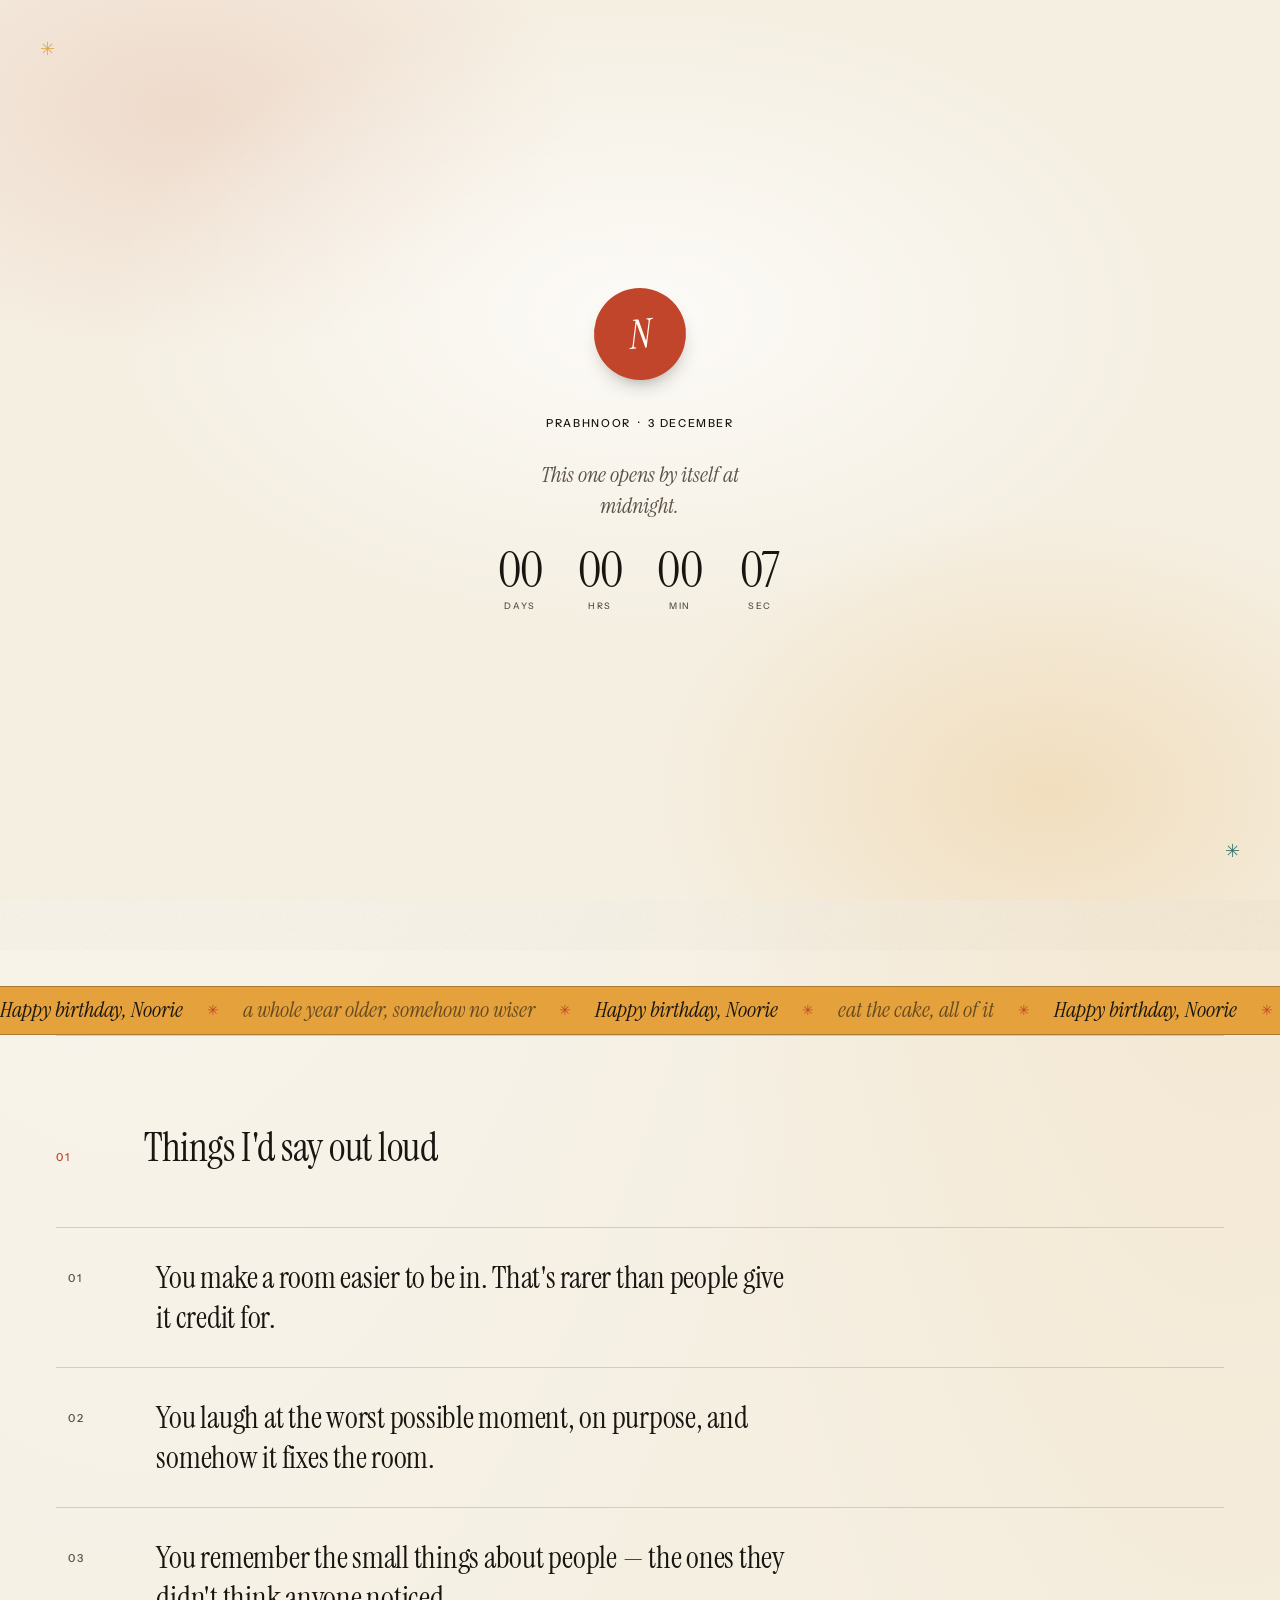
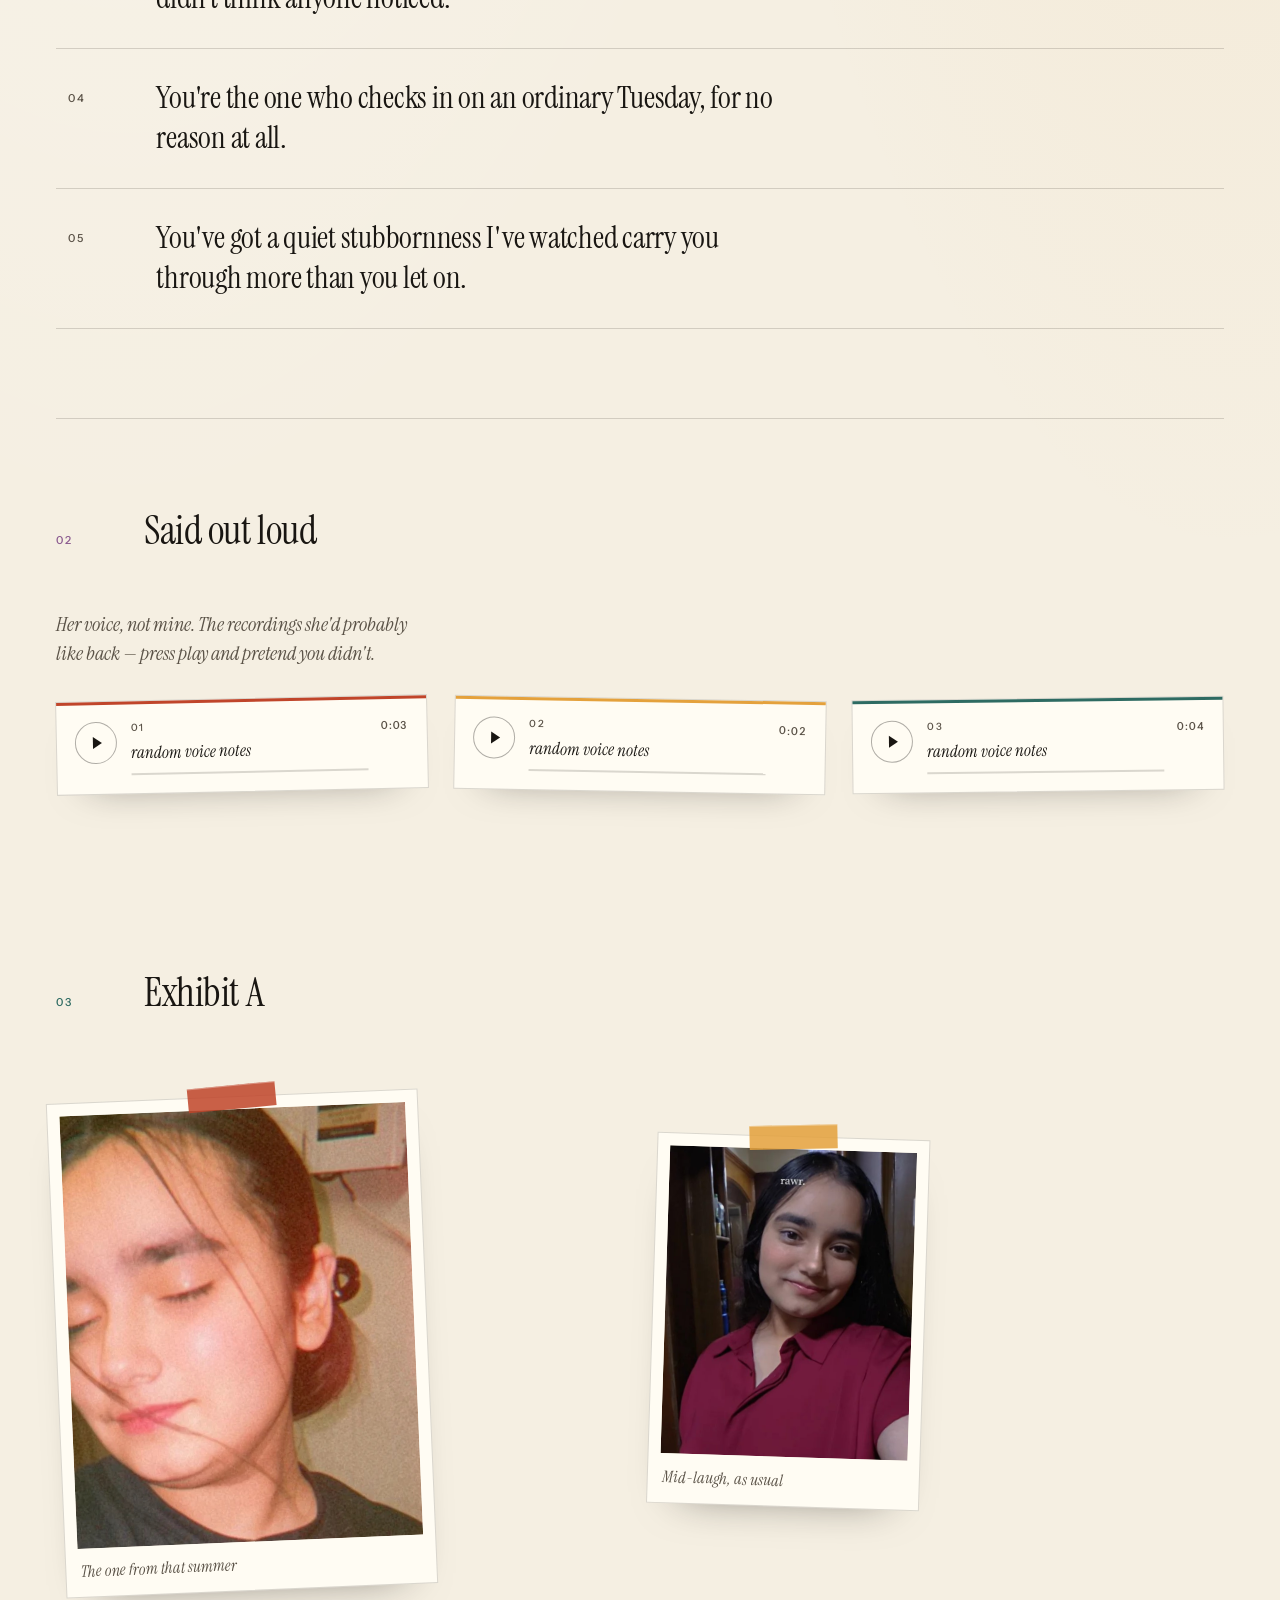
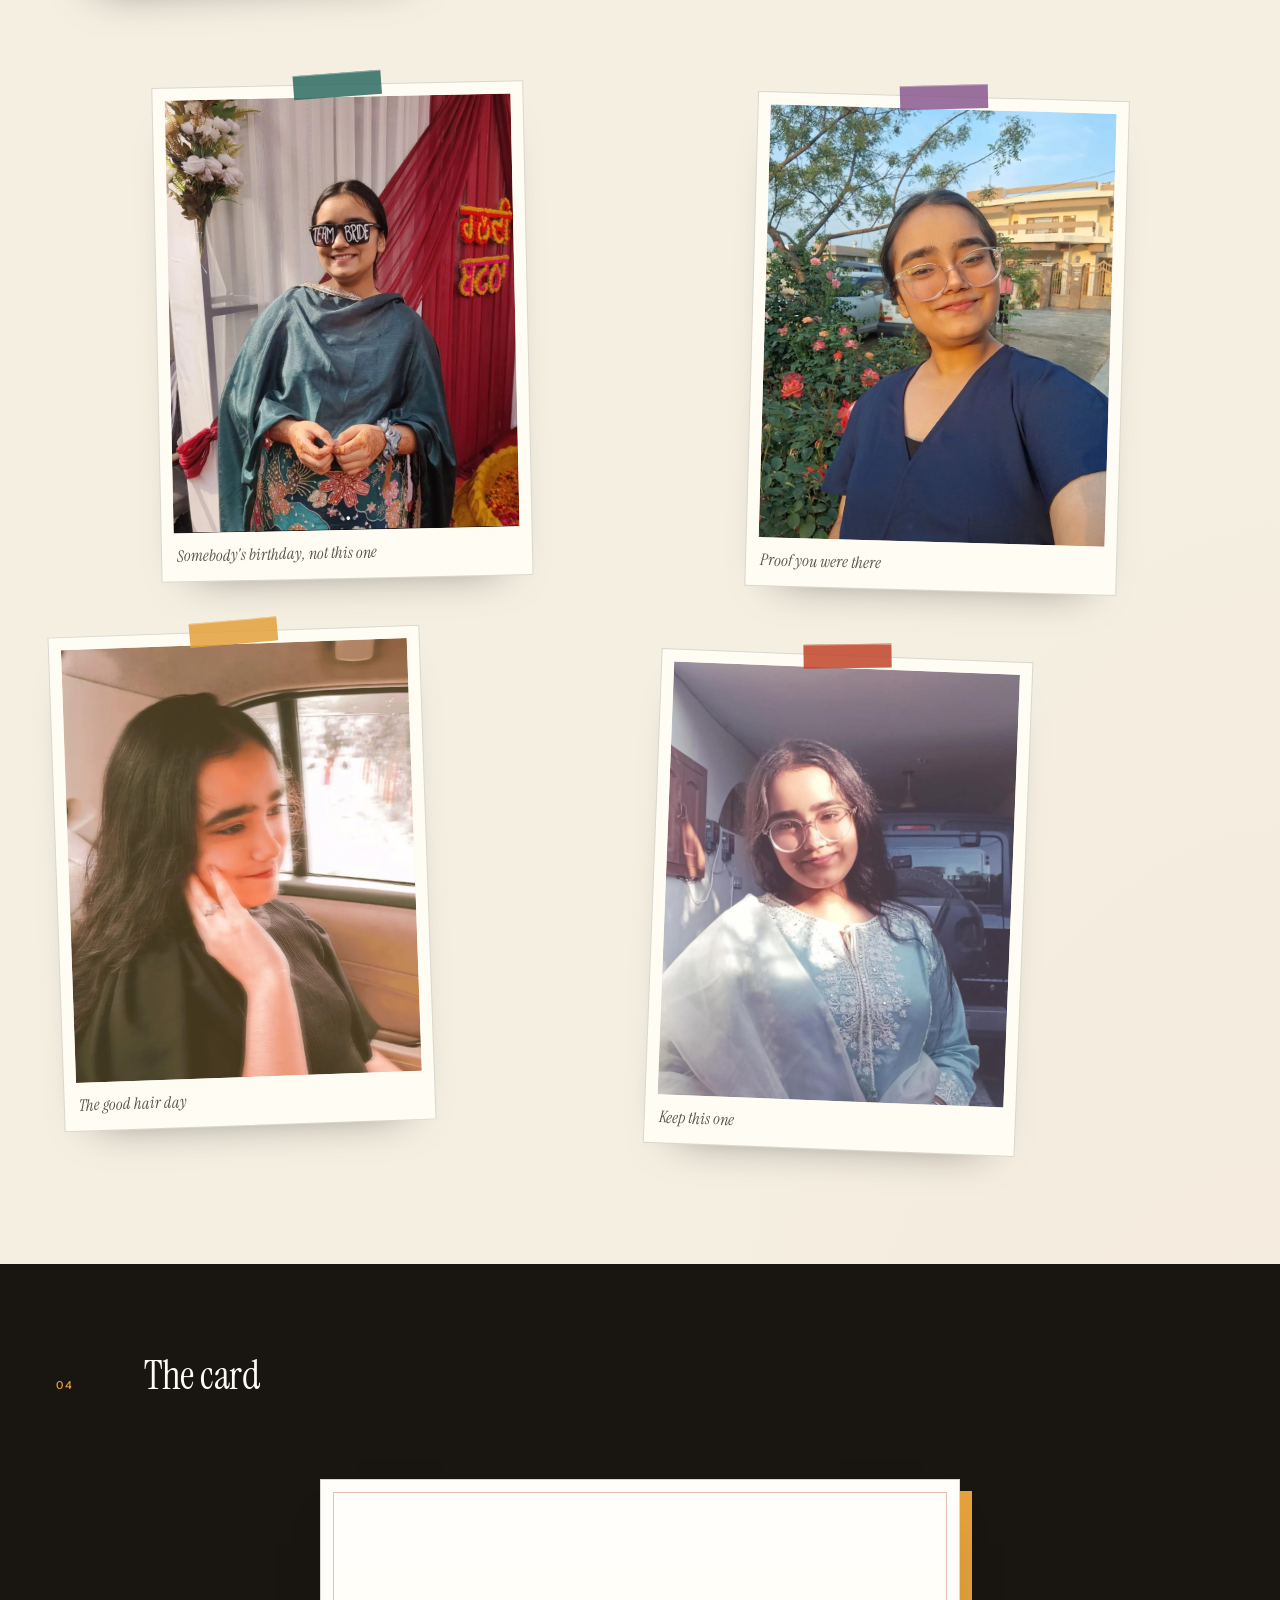
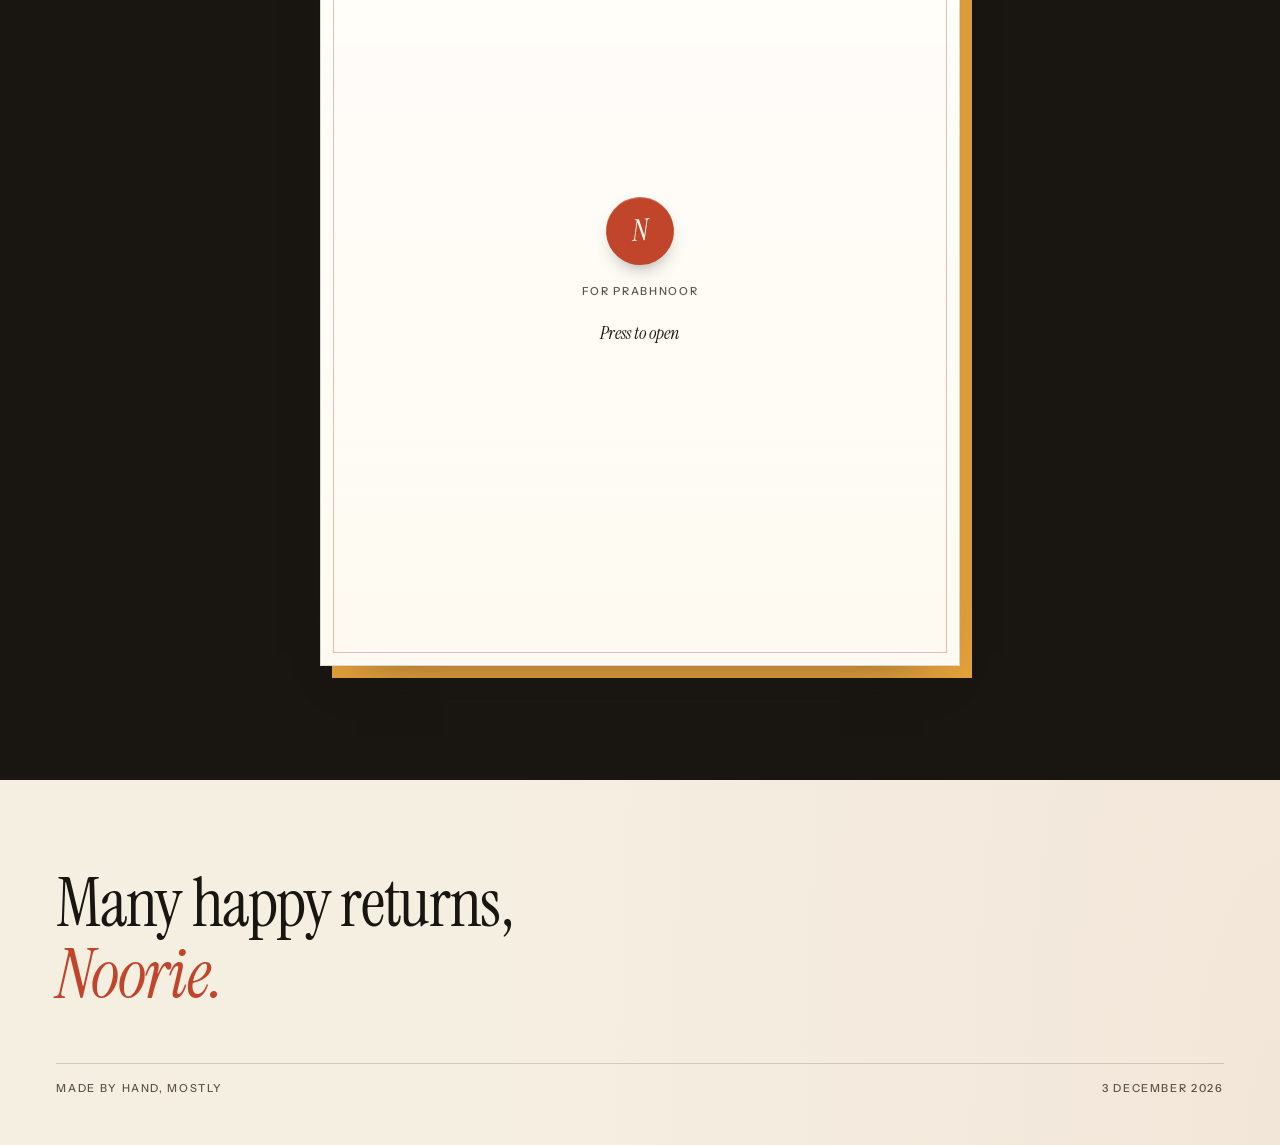
<file: craft/index.html>
<!doctype html>
<html lang="en">
<head>
<meta charset="utf-8">
<meta name="viewport" content="width=device-width, initial-scale=1">
<title>Happy birthday, Noorie.</title>
<meta name="description" content="A small birthday thing for Prabhnoor.">
<meta name="theme-color" content="#F5EFE2">
<link rel="icon" href="favicon.svg" type="image/svg+xml">
<link rel="preconnect" href="https://fonts.googleapis.com">
<link rel="preconnect" href="https://fonts.gstatic.com" crossorigin>
<link href="https://fonts.googleapis.com/css2?family=Instrument+Serif:ital@0;1&family=Instrument+Sans:wght@400;500;600&display=swap" rel="stylesheet">
<link rel="stylesheet" href="styles.css">
<script>document.documentElement.className += ' js gated';</script>
</head>
<body>

<!--
  The opening curtain. Until midnight on 3 December it is a countdown and
  nothing else — no button to press. The moment the clock runs out (or she
  opens the page late) her video plays by itself, full screen.
  Drop the film in as assets/her.mp4 (H.264, plays on every phone).
  No film there? The page just opens.
-->
<div class="gate" data-gate>
  <div class="gate__inner" data-gate-wait>
    <span class="gate__seal" aria-hidden="true">N</span>
    <p class="label gate__label">Prabhnoor &nbsp;·&nbsp; 3 December</p>
    <p class="gate__lede">This one opens by itself at midnight.</p>
    <div class="countdown">
      <span class="countdown__cell"><b class="countdown__num" data-cd="d">00</b><span class="label countdown__unit">days</span></span>
      <span class="countdown__cell"><b class="countdown__num" data-cd="h">00</b><span class="label countdown__unit">hrs</span></span>
      <span class="countdown__cell"><b class="countdown__num" data-cd="m">00</b><span class="label countdown__unit">min</span></span>
      <span class="countdown__cell"><b class="countdown__num" data-cd="s">00</b><span class="label countdown__unit">sec</span></span>
    </div>
  </div>

  <div class="gate__film" data-gate-film hidden>
    <video class="film__video" data-film data-src="assets/her.mp4" playsinline preload="none"></video>
    <button class="film__sound" type="button" data-film-sound hidden>Tap for sound</button>
  </div>

  <span class="gate__corner gate__corner--a" aria-hidden="true">✳</span>
  <span class="gate__corner gate__corner--b" aria-hidden="true">✳</span>
</div>

<div class="grain" aria-hidden="true"></div>

<header class="masthead">
  <span class="label">Birthday Edition</span>
  <span class="label">3 December 2026</span>
</header>

<main>

  <section class="hero">
    <div class="hero__eyebrow">
      <span class="label">For the record</span>
      <span class="hero__rule" aria-hidden="true"></span>
      <span class="hero__mark" aria-hidden="true">✳</span>
    </div>

    <h1 class="hero__title">
      <span class="hero__line">Happy</span>
      <span class="hero__line hero__line--italic">birthday,</span>
      <span class="hero__line">Noorie.</span>
    </h1>

    <div class="hero__aside">
      <p>You don't need a website. But it's your birthday, the internet is free, and I had a Sunday. Take it as a card that didn't fit in an envelope.</p>
      <p class="label label--muted">Prabhnoor &nbsp;·&nbsp; 3 December 2026</p>
    </div>

    <div class="hero__foot" aria-hidden="true">
      <span class="hero__foot-line"></span>
      <span class="label">Scroll</span>
    </div>
  </section>

  <div class="ticker bleed" aria-hidden="true">
    <div class="ticker__track">
      <span class="ticker__group">
        <em>Happy birthday, Noorie</em><b>✳</b>
        <em class="ticker__alt">a whole year older, somehow no wiser</em><b>✳</b>
        <em>Happy birthday, Noorie</em><b>✳</b>
        <em class="ticker__alt">eat the cake, all of it</em><b>✳</b>
      </span>
      <span class="ticker__group">
        <em>Happy birthday, Noorie</em><b>✳</b>
        <em class="ticker__alt">a whole year older, somehow no wiser</em><b>✳</b>
        <em>Happy birthday, Noorie</em><b>✳</b>
        <em class="ticker__alt">eat the cake, all of it</em><b>✳</b>
      </span>
    </div>
  </div>

  <section class="section" aria-labelledby="s-one">
    <div class="section__head">
      <span class="label section__num">01</span>
      <h2 class="section__title" id="s-one">Things I'd say out loud</h2>
    </div>

    <ol class="list">
      <li class="list__item reveal">
        <span class="list__num">01</span>
        <p>You make a room easier to be in. That's rarer than people give it credit for.</p>
      </li>
      <li class="list__item reveal">
        <span class="list__num">02</span>
        <p>You laugh at the worst possible moment, on purpose, and somehow it fixes the room.</p>
      </li>
      <li class="list__item reveal">
        <span class="list__num">03</span>
        <p>You remember the small things about people — the ones they didn't think anyone noticed.</p>
      </li>
      <li class="list__item reveal">
        <span class="list__num">04</span>
        <p>You're the one who checks in on an ordinary Tuesday, for no reason at all.</p>
      </li>
      <li class="list__item reveal">
        <span class="list__num">05</span>
        <p>You've got a quiet stubbornness I've watched carry you through more than you let on.</p>
      </li>
    </ol>
  </section>

  <!--
    Voice notes: drop her three recordings in as assets/voice/01.mp3 … 03.mp3.
    Any of .mp3, .m4a or .wav works — just keep data-vn in step with the file name.
    A slot with no file shows its number in the play button instead of breaking.
    Durations are read from the files themselves; the captions are the
    .vn__cap text below. Copy a whole <li> to add a fourth slot.
  -->

  <section class="section section--notes" aria-labelledby="s-notes">
    <div class="section__head">
      <span class="label section__num">02</span>
      <h2 class="section__title" id="s-notes">Said out loud</h2>
    </div>

    <p class="notes__intro">Her voice, not mine. The recordings she'd probably like back — press play and pretend you didn't.</p>

    <ul class="vn-grid">
      <li class="vn vn--a reveal" data-vn-item>
        <button class="vn__btn" type="button" data-vn="assets/voice/01.mp3" aria-label="Play voice note 01">
          <span class="vn__glyph" aria-hidden="true"></span>
          <span class="vn__empty" aria-hidden="true">01</span>
        </button>
        <div class="vn__body">
          <span class="label vn__num">01</span>
          <p class="vn__cap">random voice notes</p>
          <div class="vn__track" aria-hidden="true"><span class="vn__fill"></span></div>
        </div>
        <span class="label vn__time" data-vn-time>—</span>
      </li>

      <li class="vn vn--b reveal" data-vn-item>
        <button class="vn__btn" type="button" data-vn="assets/voice/02.mp3" aria-label="Play voice note 02">
          <span class="vn__glyph" aria-hidden="true"></span>
          <span class="vn__empty" aria-hidden="true">02</span>
        </button>
        <div class="vn__body">
          <span class="label vn__num">02</span>
          <p class="vn__cap">random voice notes</p>
          <div class="vn__track" aria-hidden="true"><span class="vn__fill"></span></div>
        </div>
        <span class="label vn__time" data-vn-time>—</span>
      </li>

      <li class="vn vn--c reveal" data-vn-item>
        <button class="vn__btn" type="button" data-vn="assets/voice/03.mp3" aria-label="Play voice note 03">
          <span class="vn__glyph" aria-hidden="true"></span>
          <span class="vn__empty" aria-hidden="true">03</span>
        </button>
        <div class="vn__body">
          <span class="label vn__num">03</span>
          <p class="vn__cap">random voice notes</p>
          <div class="vn__track" aria-hidden="true"><span class="vn__fill"></span></div>
        </div>
        <span class="label vn__time" data-vn-time>—</span>
      </li>
    </ul>
  </section>

  <section class="section section--gallery" aria-labelledby="s-two">
    <div class="section__head">
      <span class="label section__num">03</span>
      <h2 class="section__title" id="s-two">Exhibit A</h2>
    </div>

    <!--
      To swap in real photos: save them as assets/photos/01.jpg … 06.jpg
      (any of them can be .png or .webp if you change the src to match).
      A slot with no matching file shows its number on a colour block.
      Captions are the <figcaption> text below — edit freely.
    -->

    <div class="gallery">
      <figure class="polaroid polaroid--a reveal">
        <div class="polaroid__frame">
          <img src="assets/photos/01.jpg" alt="A photo of Noorie" loading="lazy"
               onerror="this.closest('figure').classList.add('is-empty')">
          <span class="polaroid__empty" aria-hidden="true">01</span>
        </div>
        <figcaption>The one from that summer</figcaption>
      </figure>

      <figure class="polaroid polaroid--b reveal">
        <div class="polaroid__frame">
          <img src="assets/photos/02.jpg" alt="A photo of Noorie" loading="lazy"
               onerror="this.closest('figure').classList.add('is-empty')">
          <span class="polaroid__empty" aria-hidden="true">02</span>
        </div>
        <figcaption>Mid-laugh, as usual</figcaption>
      </figure>

      <figure class="polaroid polaroid--c reveal">
        <div class="polaroid__frame">
          <img src="assets/photos/03.jpg" alt="A photo of Noorie" loading="lazy"
               onerror="this.closest('figure').classList.add('is-empty')">
          <span class="polaroid__empty" aria-hidden="true">03</span>
        </div>
        <figcaption>Somebody's birthday, not this one</figcaption>
      </figure>

      <figure class="polaroid polaroid--d reveal">
        <div class="polaroid__frame">
          <img src="assets/photos/04.jpg" alt="A photo of Noorie" loading="lazy"
               onerror="this.closest('figure').classList.add('is-empty')">
          <span class="polaroid__empty" aria-hidden="true">04</span>
        </div>
        <figcaption>Proof you were there</figcaption>
      </figure>

      <figure class="polaroid polaroid--e reveal">
        <div class="polaroid__frame">
          <img src="assets/photos/05.jpg" alt="A photo of Noorie" loading="lazy"
               onerror="this.closest('figure').classList.add('is-empty')">
          <span class="polaroid__empty" aria-hidden="true">05</span>
        </div>
        <figcaption>The good hair day</figcaption>
      </figure>

      <figure class="polaroid polaroid--f reveal">
        <div class="polaroid__frame">
          <img src="assets/photos/06.jpg" alt="A photo of Noorie" loading="lazy"
               onerror="this.closest('figure').classList.add('is-empty')">
          <span class="polaroid__empty" aria-hidden="true">06</span>
        </div>
        <figcaption>Keep this one</figcaption>
      </figure>
    </div>
  </section>

  <section class="section section--card bleed" aria-labelledby="s-three">
    <div class="section__head">
      <span class="label section__num">04</span>
      <h2 class="section__title" id="s-three">The card</h2>
    </div>

    <div class="card-wrap">
      <div class="card" data-card>
        <article class="card__note" id="card-note" tabindex="-1">
          <p class="card__salutation">Dear Noorie,</p>

          <p>Birthdays are a decent excuse to say the things I mean all year and never get round to saying.</p>

          <p>So — I hope this one's gentler than the last. I hope you do the thing you keep talking about doing. I hope your coffee is always the right temperature and your trains are always on time, and I hope the year hands you a few genuinely good surprises.</p>

          <p>And I hope you know that nobody is waiting for you to earn the good stuff. You already did.</p>

          <p class="card__sign">Happy birthday.</p>
          <p class="card__from">— with love</p>

          <p class="card__ps">P.S. There's cake in the fridge. I checked.</p>
        </article>

        <button class="card__cover" type="button" data-card-cover aria-expanded="false" aria-controls="card-note">
          <span class="card__cover-inner">
            <span class="card__seal" aria-hidden="true">N</span>
            <span class="card__kicker">For Prabhnoor</span>
            <span class="card__hint">Press to open</span>
          </span>
        </button>
      </div>
    </div>
  </section>

  <section class="colophon">
    <p class="colophon__line">Many happy returns, <em>Noorie.</em></p>
    <div class="colophon__meta">
      <span class="label">Made by hand, mostly</span>
      <span class="label">3 December 2026</span>
    </div>
  </section>

</main>

<!-- soundtrack -->
<audio data-audio src="assets/song.mp3" preload="auto"></audio>

<button class="sound" type="button" data-sound aria-pressed="false" aria-label="Play the soundtrack">
  <span class="sound__disc" aria-hidden="true"></span>
  <span class="sound__label">Play</span>
</button>

<script src="script.js" defer></script>
</body>
</html>
</file>
<file: craft/styles.css>
/* ---------------------------------------------------------------
   Birthday issue — typographic, printed, warm. Now with colour.
   --------------------------------------------------------------- */

:root {
  --paper: #f5efe2;
  --paper-hi: #fffcf3;
  --ink: #191612;
  --ink-2: #5a5247;

  --c1: #c0452a; /* vermilion */
  --c2: #e4a13c; /* marigold  */
  --c3: #2e6b62; /* teal      */
  --c4: #8a5a8f; /* plum      */

  --accent: var(--c1);

  --line: rgba(25, 22, 18, 0.16);
  --line-strong: rgba(25, 22, 18, 0.34);

  --pad: clamp(1.25rem, 4.4vw, 5.5rem);
  --maxw: 1480px;

  --serif: "Instrument Serif", "Iowan Old Style", "Palatino Linotype", Georgia, serif;
  --sans: "Instrument Sans", ui-sans-serif, -apple-system, "Helvetica Neue", Arial, sans-serif;

  --ease: cubic-bezier(0.16, 1, 0.3, 1);
}

*,
*::before,
*::after { box-sizing: border-box; }

html { -webkit-text-size-adjust: 100%; }

html.gated { overflow: hidden; }

body {
  margin: 0;
  background-color: var(--paper);
  background-image:
    radial-gradient(120% 80% at 10% -10%, rgba(255, 255, 255, 0.6), transparent 58%),
    radial-gradient(70% 50% at 96% 4%, rgba(228, 161, 60, 0.13), transparent 65%),
    radial-gradient(90% 60% at 100% 100%, rgba(192, 69, 42, 0.05), transparent 70%);
  color: var(--ink);
  font-family: var(--sans);
  font-size: 1rem;
  line-height: 1.6;
  -webkit-font-smoothing: antialiased;
  -moz-osx-font-smoothing: grayscale;
  overflow-x: hidden;
}

::selection { background: var(--c2); color: var(--ink); }

:focus-visible {
  outline: 2px solid var(--c1);
  outline-offset: 4px;
}

/* paper grain ---------------------------------------------------- */

.grain {
  position: fixed;
  inset: -50px;
  z-index: 90;
  pointer-events: none;
  opacity: 0.4;
  mix-blend-mode: multiply;
  background-image: url("data:image/svg+xml,%3Csvg xmlns='http://www.w3.org/2000/svg' width='180' height='180'%3E%3Cfilter id='n'%3E%3CfeTurbulence type='fractalNoise' baseFrequency='0.82' numOctaves='3' stitchTiles='stitch'/%3E%3CfeColorMatrix type='saturate' values='0'/%3E%3C/filter%3E%3Crect width='100%25' height='100%25' filter='url(%23n)' opacity='0.22'/%3E%3C/svg%3E");
}

/* shared --------------------------------------------------------- */

.label {
  display: inline-block;
  font-family: var(--sans);
  font-size: 0.6875rem;
  font-weight: 500;
  letter-spacing: 0.15em;
  text-transform: uppercase;
  color: var(--ink-2);
  line-height: 1.4;
}

.label--muted { color: var(--c3); }

main {
  max-width: var(--maxw);
  margin-inline: auto;
  padding-inline: var(--pad);
}

main:focus { outline: none; }

.bleed { margin-inline: calc(var(--pad) * -1); }

/* opening gate --------------------------------------------------- */

.gate {
  display: none;
  position: fixed;
  inset: 0;
  z-index: 300;
  place-items: center;
  text-align: center;
  padding: 2rem;
  background-color: var(--paper);
  background-image:
    radial-gradient(60% 50% at 50% 35%, rgba(255, 255, 255, 0.75), transparent 70%),
    radial-gradient(45% 45% at 82% 88%, rgba(228, 161, 60, 0.22), transparent 70%),
    radial-gradient(45% 40% at 14% 12%, rgba(192, 69, 42, 0.12), transparent 70%);
  transition: opacity 0.7s ease, transform 0.7s var(--ease), visibility 0s;
}

html.js .gate { display: grid; }

html.ungated .gate {
  opacity: 0;
  transform: translateY(-14px);
  visibility: hidden;
  pointer-events: none;
  transition: opacity 0.7s ease, transform 0.7s var(--ease), visibility 0s 0.7s;
}

.gate__inner {
  display: grid;
  justify-items: center;
  gap: 1.15rem;
  max-width: min(92vw, 30rem);
}

.gate__seal {
  display: grid;
  place-items: center;
  width: 92px;
  height: 92px;
  border-radius: 50%;
  background: var(--c1);
  color: var(--paper-hi);
  font-family: var(--serif);
  font-style: italic;
  font-size: 2.5rem;
  transform: rotate(-6deg);
  box-shadow: 0 10px 24px -16px rgba(25, 22, 18, 0.9);
  margin-bottom: 0.4rem;
}

.gate__label { color: var(--ink); }

.gate__lede {
  margin: 0;
  max-width: 26ch;
  font-family: var(--serif);
  font-style: italic;
  font-size: clamp(1.1rem, 2vw, 1.4rem);
  line-height: 1.35;
  color: var(--ink-2);
}

/* the clock does the whole job until midnight */
.countdown {
  display: flex;
  align-items: flex-start;
  justify-content: center;
  gap: clamp(0.8rem, 3.4vw, 1.9rem);
  margin-top: 0.5rem;
}

.countdown__cell {
  display: grid;
  justify-items: center;
  gap: 0.4rem;
  min-width: 3.1rem;
}

.countdown__num {
  font-family: var(--serif);
  font-weight: 400;
  font-size: clamp(2.1rem, 7vw, 3.2rem);
  line-height: 0.9;
  letter-spacing: -0.01em;
  font-variant-numeric: tabular-nums;
}

.countdown__unit {
  font-size: 0.5625rem;
  letter-spacing: 0.2em;
  color: var(--ink-2);
}

.gate__inner[hidden],
.gate__film[hidden] { display: none; }

/* the reveal: her video, nothing else on screen */
.gate__film {
  position: absolute;
  inset: 0;
  overflow: hidden;
  background: #0c0b0a;
}

/* Absolute, not a grid item: a percentage height inside an auto grid row
   resolves to auto, which let a portrait film grow taller than the screen
   and crop to the middle of the frame. This pins it to the viewport. */
.film__video {
  position: absolute;
  inset: 0;
  display: block;
  width: 100%;
  height: 100%;
  max-height: 100%;
  object-fit: contain;
  object-position: center;
  background: #0c0b0a;
}

.film__sound {
  position: absolute;
  z-index: 2;
  padding: 0.55rem 1.05rem;
  border: 1px solid rgba(255, 252, 243, 0.32);
  border-radius: 999px;
  background: rgba(12, 11, 10, 0.5);
  color: rgba(255, 252, 243, 0.8);
  font-family: var(--sans);
  font-size: 0.625rem;
  font-weight: 600;
  letter-spacing: 0.14em;
  text-transform: uppercase;
  line-height: 1;
  cursor: pointer;
  transition: color 0.3s ease, border-color 0.3s ease, background-color 0.3s ease;
}

.film__sound {
  bottom: clamp(1.4rem, 4vw, 2.6rem);
  left: 50%;
  transform: translateX(-50%);
}

.film__sound:hover {
  color: #fffcf3;
  border-color: rgba(255, 252, 243, 0.75);
  background: rgba(12, 11, 10, 0.75);
}

.gate__corner {
  position: absolute;
  font-size: 1.15rem;
  line-height: 1;
  opacity: 0.9;
}

.gate__corner--a {
  top: clamp(1.25rem, 4vw, 2.5rem);
  left: clamp(1.25rem, 4vw, 2.5rem);
  color: var(--c2);
}

.gate__corner--b {
  bottom: clamp(1.25rem, 4vw, 2.5rem);
  right: clamp(1.25rem, 4vw, 2.5rem);
  color: var(--c3);
}

/* masthead ------------------------------------------------------- */

.masthead {
  max-width: var(--maxw);
  margin-inline: auto;
  padding: clamp(1.1rem, 2.2vw, 1.75rem) var(--pad);
  display: flex;
  justify-content: space-between;
  align-items: baseline;
  gap: 1rem;
  border-bottom: 1px solid var(--line);
}

.masthead .label { color: var(--ink); }

/* hero ----------------------------------------------------------- */

.hero {
  position: relative;
  padding-block: clamp(2.75rem, 6vw, 4.5rem) clamp(3rem, 7vw, 5.5rem);
  display: grid;
  grid-template-columns: repeat(12, minmax(0, 1fr));
  column-gap: clamp(1rem, 2vw, 2rem);
}

.hero__eyebrow {
  grid-column: 1 / -1;
  display: flex;
  align-items: center;
  gap: 1rem;
  margin-bottom: clamp(1.75rem, 4vw, 3.25rem);
}

.hero__rule {
  flex: 0 0 auto;
  width: clamp(2.5rem, 7vw, 6rem);
  height: 1px;
  background: var(--line-strong);
}

.hero__mark {
  margin-left: auto;
  color: var(--c2);
  font-size: 1.35rem;
  line-height: 1;
  transform: translateY(-2px);
}

.hero__title {
  grid-column: 1 / 11;
  margin: 0;
  font-family: var(--serif);
  font-weight: 400;
  font-size: clamp(3.4rem, 12.2vw, 10.5rem);
  line-height: 0.85;
  letter-spacing: -0.028em;
}

.hero__line { display: block; }

.hero__line--italic {
  font-style: italic;
  letter-spacing: -0.02em;
  color: var(--c1);
  padding-left: 0.02em;
}

html.ungated .hero__line { animation: rise 1.1s var(--ease) both; }
html.ungated .hero__line:nth-child(2) { animation-delay: 0.09s; }
html.ungated .hero__line:nth-child(3) { animation-delay: 0.18s; }

@keyframes rise {
  from { opacity: 0; transform: translateY(0.42em); }
  to   { opacity: 1; transform: translateY(0); }
}

.hero__aside {
  grid-column: 7 / 13;
  justify-self: end;
  max-width: 33ch;
  margin-top: clamp(2rem, 4vw, 3.25rem);
  padding-top: 1.25rem;
  border-top: 1px solid var(--line);
  display: grid;
  gap: 1.25rem;
}

.hero__aside p {
  margin: 0;
  font-size: clamp(0.95rem, 1.05vw, 1.0625rem);
  color: var(--ink-2);
  line-height: 1.65;
}

.hero__foot {
  grid-column: 1 / 13;
  display: flex;
  align-items: center;
  gap: 0.85rem;
  margin-top: clamp(2rem, 5vw, 3.5rem);
}

.hero__foot-line {
  width: 1px;
  height: 34px;
  background: var(--line-strong);
}

/* ticker --------------------------------------------------------- */

.ticker {
  overflow: hidden;
  background: var(--c2);
  color: var(--ink);
  border-block: 1px solid rgba(25, 22, 18, 0.28);
  padding-block: 0.65rem;
}

.ticker__track {
  display: flex;
  width: max-content;
  animation: ticker 42s linear infinite;
}

.ticker:hover .ticker__track { animation-play-state: paused; }

.ticker__group {
  display: flex;
  align-items: center;
  gap: 1.5rem;
  padding-right: 1.5rem;
}

.ticker em {
  font-family: var(--serif);
  font-style: italic;
  font-size: clamp(1.05rem, 1.8vw, 1.4rem);
  line-height: 1.2;
  white-space: nowrap;
}

.ticker__alt { color: rgba(25, 22, 18, 0.62); }

.ticker b {
  color: var(--c1);
  font-weight: 400;
  font-size: 0.9rem;
}

@keyframes ticker {
  to { transform: translateX(-50%); }
}

/* sections ------------------------------------------------------- */

.section {
  padding-block: clamp(3rem, 7vw, 6rem);
  border-top: 1px solid var(--line);
}

.section--gallery { border-top: 0; }

.section__head {
  display: grid;
  grid-template-columns: 4.5rem 1fr;
  align-items: baseline;
  gap: 0.85rem 1rem;
  margin-bottom: clamp(2rem, 4.5vw, 3.75rem);
}

.section__num { color: var(--c1); }
.section--gallery .section__num { color: var(--c3); }
.section--card .section__num { color: var(--c2); }

/* the letter gets its own dark room to sit in */
.section--card {
  border-top: 0;
  background: var(--ink);
  color: var(--paper);
  padding-inline: var(--pad);
}

.section--card .section__title { color: var(--paper-hi); }

.section--card + .colophon { border-top: 0; }

.section__title {
  margin: 0;
  font-family: var(--serif);
  font-weight: 400;
  font-size: clamp(1.6rem, 3.1vw, 2.5rem);
  line-height: 1.1;
  letter-spacing: -0.012em;
}

/* list ----------------------------------------------------------- */

.list {
  list-style: none;
  margin: 0;
  padding: 0;
  border-bottom: 1px solid var(--line);
}

.list__item {
  position: relative;
  display: grid;
  grid-template-columns: 4.5rem 1fr;
  gap: 1rem;
  align-items: start;
  padding: clamp(1.35rem, 2.4vw, 1.85rem) 0.75rem;
  border-top: 1px solid var(--line);
  transition: background-color 0.45s var(--ease);
  --bar: var(--c1);
}

.list__item:nth-child(2) { --bar: var(--c2); }
.list__item:nth-child(3) { --bar: var(--c3); }
.list__item:nth-child(4) { --bar: var(--c4); }
.list__item:nth-child(5) { --bar: var(--c1); }

.list__item::before {
  content: "";
  position: absolute;
  left: 0;
  top: -1px;
  bottom: -1px;
  width: 0;
  background: var(--bar);
  transition: width 0.45s var(--ease);
}

.list__item:hover { background-color: rgba(25, 22, 18, 0.026); }
.list__item:hover::before { width: 3px; }

.list__num {
  font-family: var(--sans);
  font-size: 0.6875rem;
  font-weight: 500;
  letter-spacing: 0.15em;
  color: var(--ink-2);
  padding-top: 0.75rem;
  transition: color 0.35s var(--ease);
}

.list__item:hover .list__num { color: var(--bar); }

.list__item p {
  margin: 0;
  font-family: var(--serif);
  font-size: clamp(1.35rem, 2.5vw, 1.95rem);
  line-height: 1.28;
  letter-spacing: -0.008em;
  max-width: 46ch;
}

/* voice notes ---------------------------------------------------- */

.section--notes .section__num { color: var(--c4); }

.notes__intro {
  margin: 0 0 clamp(1.35rem, 2.4vw, 1.85rem);
  max-width: 42ch;
  font-family: var(--serif);
  font-style: italic;
  font-size: clamp(1.05rem, 1.6vw, 1.25rem);
  line-height: 1.45;
  color: var(--ink-2);
}

/* a wall of little labelled cards, one recording per card */
.vn-grid {
  list-style: none;
  margin: 0;
  padding: 0;
  display: grid;
  grid-template-columns: repeat(3, minmax(0, 1fr));
  gap: clamp(1rem, 2vw, 1.75rem);
}

.vn {
  --tint: var(--c1);
  position: relative;
  display: grid;
  grid-template-columns: auto minmax(0, 1fr) auto;
  align-items: start;
  gap: 0.85rem;
  padding: 1.25rem 1.15rem 1.15rem;
  background: var(--paper-hi);
  border: 1px solid var(--line);
  box-shadow: 0 20px 40px -34px rgba(25, 22, 18, 0.6);
  transform: rotate(var(--rot, 0deg));
  transition:
    transform 0.5s var(--ease),
    box-shadow 0.5s var(--ease),
    border-color 0.4s ease;
}

/* the label strip along the top edge, colour-coded like the prints */
.vn::before {
  content: "";
  position: absolute;
  inset: 0 0 auto;
  height: 3px;
  background: var(--tint);
}

.vn--a { --rot: -1.2deg; --tint: var(--c1); }
.vn--b { --rot: 1deg;    --tint: var(--c2); }
.vn--c { --rot: -0.7deg; --tint: var(--c3); }

.vn:hover,
html.js .reveal.is-in.vn:hover {
  transform: rotate(0deg) translateY(-3px);
  border-color: var(--line-strong);
  box-shadow: 0 26px 48px -34px rgba(25, 22, 18, 0.55);
  z-index: 2;
}

.vn__btn {
  position: relative;
  display: grid;
  place-items: center;
  width: 42px;
  height: 42px;
  padding: 0;
  border: 1px solid var(--line-strong);
  border-radius: 50%;
  background: transparent;
  color: var(--ink);
  cursor: pointer;
  transition:
    background-color 0.4s var(--ease),
    border-color 0.4s var(--ease),
    color 0.4s var(--ease),
    transform 0.4s var(--ease);
}

/* hover only on a slot that actually has a file in it */
.vn:not(.is-missing) .vn__btn:hover {
  background: var(--ink);
  border-color: var(--ink);
  color: var(--paper-hi);
  transform: scale(1.04);
}

.vn__glyph {
  width: 0;
  height: 0;
  margin-left: 3px;
  border-left: 9px solid currentColor;
  border-top: 6px solid transparent;
  border-bottom: 6px solid transparent;
}

.vn.is-playing .vn__glyph {
  width: 9px;
  height: 12px;
  margin-left: 0;
  border: 0;
  border-left: 3px solid currentColor;
  border-right: 3px solid currentColor;
}

.vn.is-playing .vn__btn {
  background: var(--tint);
  border-color: var(--tint);
  color: var(--paper-hi);
}

.vn__body {
  min-width: 0;
  display: grid;
  gap: 0.45rem;
}

.vn__num {
  font-size: 0.625rem;
  letter-spacing: 0.18em;
}

.vn__cap {
  margin: 0;
  font-family: var(--serif);
  font-style: italic;
  font-size: 1.05rem;
  line-height: 1.25;
  color: var(--ink);
  max-width: 22ch;
}

.vn__track {
  margin-top: 0.15rem;
  height: 2px;
  background: var(--line);
  overflow: hidden;
}

.vn__fill {
  display: block;
  width: 0;
  height: 100%;
  background: var(--tint);
  transition: width 0.2s linear;
}

.vn__time {
  padding-top: 0.1rem;
  color: var(--ink-2);
  font-variant-numeric: tabular-nums;
  letter-spacing: 0.08em;
}

/* no file yet: the slot number sits in the button instead of a play arrow */
.vn__empty {
  display: none;
  font-family: var(--serif);
  font-size: 0.95rem;
  line-height: 1;
}

.vn.is-missing .vn__btn {
  cursor: default;
}

.vn.is-missing .vn__num { color: var(--tint); }
.vn.is-missing .vn__glyph { display: none; }
.vn.is-missing .vn__empty { display: block; }
.vn.is-missing .vn__track { opacity: 0.5; }

/* gallery -------------------------------------------------------- */

/* an uneven wall of prints rather than a product grid */
.gallery {
  display: grid;
  grid-template-columns: repeat(12, minmax(0, 1fr));
  /* fixed row gutter, wide enough that a dropped print never crowds the caption above */
  gap: 4.5rem clamp(1rem, 2vw, 2rem);
  align-items: start;
  padding-block: 1.5rem 3rem;
}

.polaroid {
  position: relative;
  margin: 0;
  padding: 0.75rem 0.75rem 0.25rem;
  background: var(--paper-hi);
  border: 1px solid var(--line);
  box-shadow: 0 22px 45px -34px rgba(25, 22, 18, 0.6);
  transform: rotate(var(--rot, 0deg)) translateY(var(--dy, 0));
  transition: transform 0.55s var(--ease), box-shadow 0.55s var(--ease);
  --tint: var(--c1);
}

/* must outrank html.js .reveal.is-in, or the print never lifts */
.polaroid:hover,
html.js .reveal.is-in.polaroid:hover {
  transform: rotate(0deg) translateY(calc(var(--dy, 0px) - 6px));
  box-shadow: 0 30px 55px -34px rgba(25, 22, 18, 0.55);
  z-index: 2;
}

.polaroid::before {
  content: "";
  position: absolute;
  top: -12px;
  left: 50%;
  width: 88px;
  height: 24px;
  transform: translateX(-50%) rotate(-3deg);
  background: var(--tint);
  opacity: 0.85;
  z-index: 3;
  box-shadow: 0 1px 0 rgba(255, 255, 255, 0.35) inset;
}

/* each print gets its own span and drop, so nothing lines up in a neat row */
.polaroid--a { --rot: -2.4deg; --dy: 0px;  --tint: var(--c1); grid-column: 1 / 5;  grid-row: 1; }
.polaroid--b { --rot: 1.8deg;  --dy: 40px; --tint: var(--c2); grid-column: 7 / 10; grid-row: 1; }
.polaroid--c { --rot: -1.2deg; --dy: 20px; --tint: var(--c3); grid-column: 2 / 6;  grid-row: 2; }
.polaroid--d { --rot: 1.6deg;  --dy: 32px; --tint: var(--c4); grid-column: 8 / 12; grid-row: 2; }
.polaroid--e { --rot: -2deg;   --dy: 0px;  --tint: var(--c2); grid-column: 1 / 5;  grid-row: 3; }
.polaroid--f { --rot: 2.2deg;  --dy: 24px; --tint: var(--c1); grid-column: 7 / 11; grid-row: 3; }

.polaroid__frame {
  position: relative;
  aspect-ratio: 4 / 5;
  overflow: hidden;
  background: var(--paper);
}

.polaroid__frame img {
  position: absolute;
  inset: 0;
  width: 100%;
  height: 100%;
  object-fit: cover;
  display: block;
}

.polaroid__empty {
  display: none;
  position: absolute;
  inset: 0;
  place-content: center;
  justify-items: center;
  gap: 0.35rem;
  background: var(--tint);
  color: var(--paper-hi);
  font-family: var(--serif);
  font-size: clamp(2.5rem, 5vw, 3.5rem);
  line-height: 1;
}

.polaroid.is-empty img { display: none; }
.polaroid.is-empty .polaroid__empty { display: grid; }

.polaroid figcaption {
  padding: 0.85rem 0.15rem 0.65rem;
  font-family: var(--serif);
  font-style: italic;
  font-size: 1rem;
  line-height: 1.3;
  color: var(--ink-2);
}

/* the card ------------------------------------------------------- */

.card-wrap {
  display: grid;
  place-items: center;
  padding-block: clamp(0.5rem, 2vw, 1.5rem);
}

.card {
  position: relative;
  width: min(100%, 640px);
}

.card__note {
  background: var(--paper-hi);
  border: 1px solid var(--line);
  padding: clamp(2rem, 5.5vw, 3.75rem);
  box-shadow:
    0 1px 0 rgba(255, 255, 255, 0.7) inset,
    12px 12px 0 var(--c2);
  font-family: var(--serif);
  font-size: clamp(1.15rem, 1.9vw, 1.4rem);
  line-height: 1.55;
  color: var(--ink);
}

.card__note::before {
  content: "";
  display: block;
  width: 3rem;
  height: 2px;
  background: var(--c1);
  margin-bottom: clamp(1.75rem, 3vw, 2.25rem);
}

.card__note p {
  margin: 0 0 1.05em;
  max-width: 42ch;
}

.card__salutation {
  font-style: italic;
  font-size: 1.08em;
}

.card__sign {
  margin-top: 1.6em;
  margin-bottom: 0.15em !important;
}

.card__from {
  font-style: italic;
  color: var(--c1);
  margin: 0 !important;
}

.card__ps {
  margin-top: 1.9em !important;
  padding-top: 1.1em;
  border-top: 1px solid var(--line);
  font-size: 0.86em;
  font-style: italic;
  color: var(--ink-2);
}

.card__note:focus-visible { outline-offset: 6px; }

.card__cover {
  position: absolute;
  inset: 0;
  display: grid;
  place-items: center;
  width: 100%;
  padding: 0;
  border: 1px solid var(--line);
  background: var(--paper-hi);
  background-image: linear-gradient(180deg, rgba(255, 255, 255, 0.6), rgba(244, 238, 226, 0.12));
  color: var(--ink);
  font: inherit;
  cursor: pointer;
  box-shadow:
    0 1px 0 rgba(255, 255, 255, 0.8) inset,
    0 26px 55px -38px rgba(25, 22, 18, 0.6);
  transition:
    transform 0.85s var(--ease),
    opacity 0.55s ease,
    box-shadow 0.85s var(--ease);
  z-index: 2;
}

.card__cover::after {
  content: "";
  position: absolute;
  inset: 12px;
  border: 1px solid rgba(192, 69, 42, 0.35);
  pointer-events: none;
}

.card__cover-inner {
  display: grid;
  justify-items: center;
  gap: 1.15rem;
}

.card__seal {
  display: grid;
  place-items: center;
  width: 68px;
  height: 68px;
  border-radius: 50%;
  background: var(--c1);
  color: var(--paper-hi);
  font-family: var(--serif);
  font-style: italic;
  font-size: 1.85rem;
  line-height: 1;
  transform: rotate(-5deg);
  box-shadow: 0 1px 0 rgba(255, 255, 255, 0.25) inset, 0 10px 22px -14px rgba(25, 22, 18, 0.8);
  transition: transform 0.6s var(--ease);
}

.card__cover:hover .card__seal { transform: rotate(2deg) scale(1.03); }

.card__kicker {
  font-family: var(--sans);
  font-size: 0.6875rem;
  font-weight: 500;
  letter-spacing: 0.15em;
  text-transform: uppercase;
  color: var(--ink-2);
}

.card__hint {
  font-family: var(--serif);
  font-style: italic;
  font-size: 1.15rem;
  color: var(--ink);
}

.card.is-open .card__cover {
  transform: translateY(-18px) rotate(-1.4deg);
  opacity: 0;
  pointer-events: none;
}

.card.is-open .card__note { animation: settle 0.9s var(--ease) both; }

@keyframes settle {
  from { opacity: 0.2; transform: scale(0.985); }
  to   { opacity: 1; transform: scale(1); }
}

/* colophon ------------------------------------------------------- */

.colophon {
  border-top: 1px solid var(--line);
  padding-block: clamp(3rem, 7vw, 5.5rem) clamp(2rem, 4vw, 3rem);
}

.colophon__line {
  margin: 0 0 clamp(2.25rem, 5vw, 3.25rem);
  font-family: var(--serif);
  font-size: clamp(1.9rem, 5.6vw, 4.25rem);
  line-height: 1.05;
  letter-spacing: -0.02em;
  max-width: 20ch;
}

.colophon__line em {
  color: var(--c1);
  padding-right: 0.04em;
}

.colophon__meta {
  display: flex;
  justify-content: space-between;
  gap: 1rem;
  padding-top: 1.1rem;
  border-top: 1px solid var(--line);
}

/* soundtrack toggle ---------------------------------------------- */

.sound {
  position: fixed;
  right: clamp(1rem, 3vw, 1.6rem);
  bottom: clamp(1rem, 3vw, 1.6rem);
  z-index: 120;
  display: inline-flex;
  align-items: center;
  gap: 0.6rem;
  padding: 0.4rem 0.95rem 0.4rem 0.4rem;
  border: 1px solid var(--line-strong);
  border-radius: 999px;
  background: var(--paper-hi);
  color: var(--ink);
  font-family: var(--sans);
  font-size: 0.625rem;
  font-weight: 600;
  letter-spacing: 0.14em;
  text-transform: uppercase;
  line-height: 1;
  cursor: pointer;
  box-shadow: 0 14px 30px -22px rgba(25, 22, 18, 0.9);
  transition: transform 0.4s var(--ease), border-color 0.4s ease, opacity 0.5s ease;
}

.sound:hover { transform: translateY(-2px); border-color: var(--c1); }

.sound__disc {
  position: relative;
  width: 26px;
  height: 26px;
  border-radius: 50%;
  background:
    radial-gradient(circle at center, var(--paper-hi) 0 2.5px, transparent 3px),
    repeating-radial-gradient(circle at center, #221f1b 0 1px, #35302a 1px 2.4px);
  box-shadow: 0 0 0 1px rgba(25, 22, 18, 0.5);
}

.sound__disc::after {
  content: "";
  position: absolute;
  inset: 8px;
  border-radius: 50%;
  background: var(--c2);
}

.sound.is-playing .sound__disc { animation: spin 2.2s linear infinite; }

@keyframes spin { to { transform: rotate(360deg); } }

.sound[hidden] { display: none; }

html.gated .sound { opacity: 0; pointer-events: none; }

/* reveal --------------------------------------------------------- */

html.js .reveal {
  opacity: 0;
  transform: translateY(16px);
  transition: opacity 0.85s var(--ease), transform 0.85s var(--ease);
}

html.js .reveal.is-in {
  opacity: 1;
  transform: rotate(var(--rot, 0deg)) translateY(var(--dy, 0));
}

/* responsive ----------------------------------------------------- */

@media (max-width: 900px) {
  .hero__title { grid-column: 1 / -1; }
  .hero__aside { grid-column: 1 / -1; justify-self: start; max-width: 42ch; }
  .vn-grid { grid-template-columns: repeat(2, minmax(0, 1fr)); }
  .vn { --rot: 0deg; }
  .gallery {
    grid-template-columns: repeat(2, minmax(0, 1fr));
    column-gap: 2rem;
    padding-block: 1.5rem 4.5rem;
  }
  .polaroid--a, .polaroid--b, .polaroid--c,
  .polaroid--d, .polaroid--e, .polaroid--f {
    grid-column: auto;
    grid-row: auto;
  }
  .polaroid--b, .polaroid--e { --dy: 40px; }
  .polaroid--a, .polaroid--c, .polaroid--d, .polaroid--f { --dy: 0px; }
}

@media (max-width: 620px) {
  .masthead__mid { display: none; }
  .hero__mark { display: none; }
  .section__head,
  .list__item { grid-template-columns: 2.6rem 1fr; }
  .section__title { font-size: 1.55rem; }
  .list__num { padding-top: 0.55rem; }
  .colophon__meta { flex-direction: column; gap: 0.35rem; }
  .vn-grid { grid-template-columns: minmax(0, 1fr); gap: 0.9rem; }
  .vn { padding: 1.1rem 1rem 1rem; }
  .countdown { gap: 0.7rem; }
  .countdown__cell { min-width: 2.5rem; }
  .vn__cap { max-width: none; }
  .card__cover::after { inset: 8px; }
  .gallery { grid-template-columns: minmax(0, 1fr); gap: 2.75rem; padding-block: 1rem 2.5rem; }
  .polaroid--a, .polaroid--b, .polaroid--c,
  .polaroid--d, .polaroid--e, .polaroid--f { --dy: 0px; }
  .sound__label { display: none; }
  .sound { padding: 0.4rem; }
}

@media (prefers-reduced-motion: reduce) {
  *,
  *::before,
  *::after {
    animation-duration: 0.001ms !important;
    animation-delay: 0ms !important;
    transition-duration: 0.001ms !important;
  }
  html.js .reveal { opacity: 1; transform: none; }
  .ticker__track { animation: none; }
}
</file>
